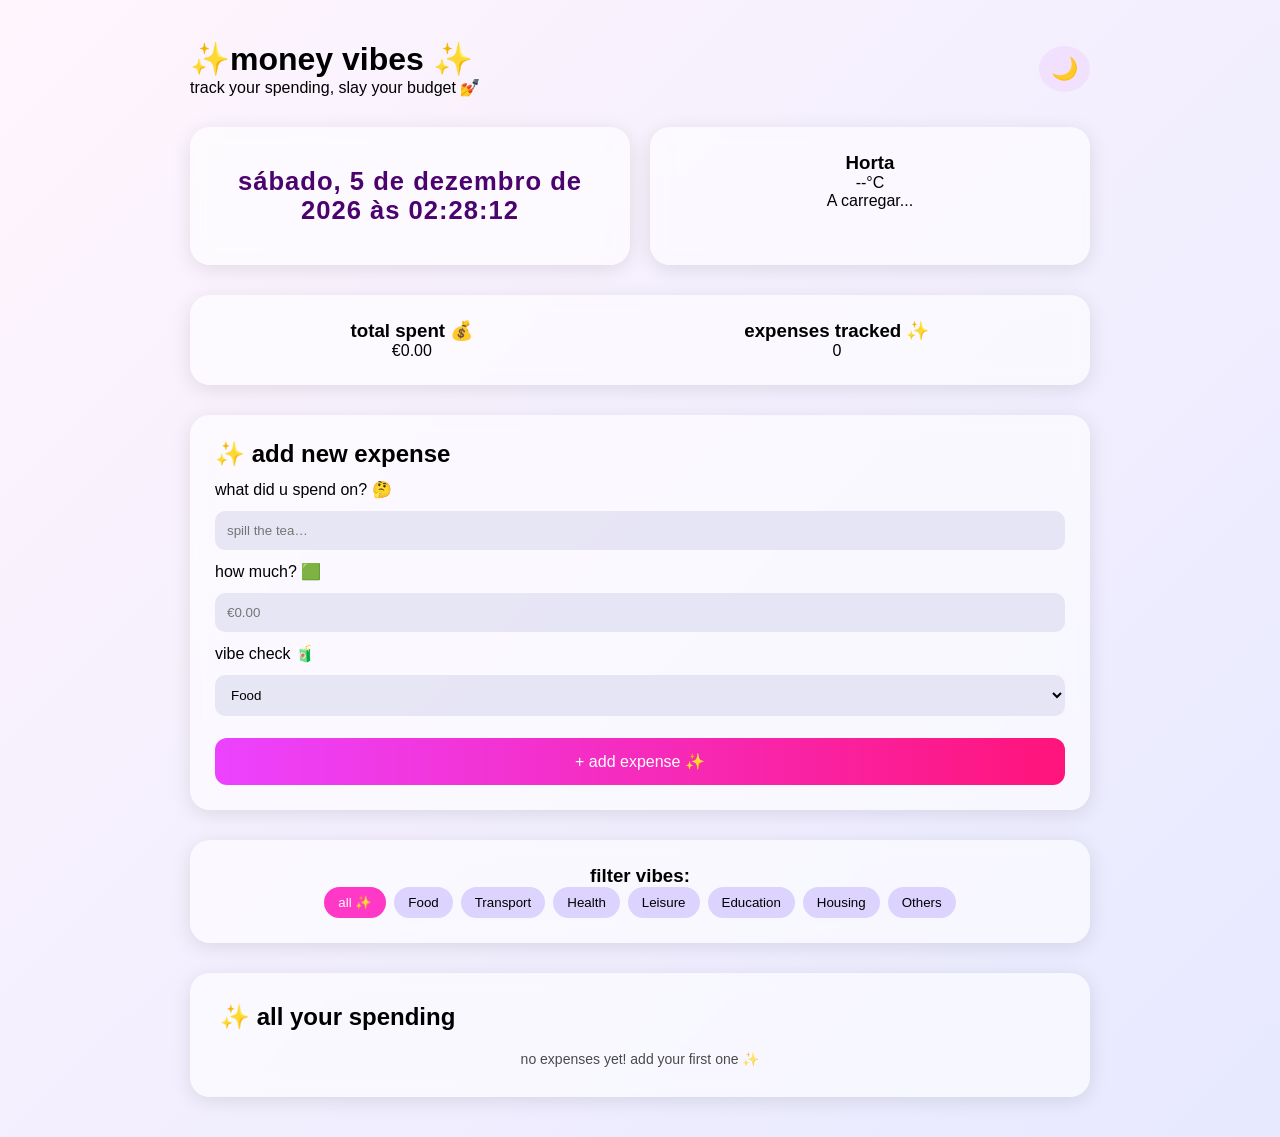
<file: index.html>
<!DOCTYPE html>
<html lang="en">
<head>
    <meta charset="UTF-8">
    <meta name="viewport" content="width=device-width, initial-scale=1.0">
    <title>Personal Expense Manager</title>

    <!--CSS-->
    <link rel="stylesheet" href="css/style.css">

    <!--JavaScript-->
    <script defer src="js/script.js" defer></script>

</head>

<body>

<!-- CONTAINER CENTRAL -->
    <div class="wrapper">

        <!-- HEADER -->
        <header class="header">
            <div class="logo-area">

                <!--<img src="icons/money.png" class="logo" alt="logo">-->
                
                <div>
                    <h1> ✨money vibes ✨</h1>
                    <p>track your spending, slay your budget 💅</p>
                </div>
            </div>

            <button id="theme-toggle" class="theme-btn">🌙</button>
        </header>

        <!-- RELÓGIO + METEO -->
        <section class="top-info">

            <div class="clock-box glass">
                <div id="datetime"></div>
                <!-- <h2 id="clock">00:00:00</h2>
                <p id="date">...</p> -->
            </div>

            <div class="weather-box glass">
                <h3 id="weather-city">Horta</h3>
                <p id="weather-temp">--°C</p>
                <p id="weather-desc">A carregar...</p>
                <div class="weather-extra">
                    <span id="weather-wind"></span>
                    <span id="weather-humidity"></span>
                </div>
            </div>

        </section>

        <!-- TOTAL + CONTADOR -->
        <section class="summary glass">
            <div>
                <h3>total spent 💰</h3>
                <p id="total">€0.00</p>
            </div>
            <div>
                <h3>expenses tracked ✨</h3>
                <p id="count">0</p>
            </div>
        </section>

        <!-- FORMULÁRIO -->
        <section class="form-section glass">
            <h2>✨ add new expense</h2>

            <label>what did u spend on? 🤔</label>
            <input id="descricao" placeholder="spill the tea…">

            <label>how much? 🟩</label>
            <input id="valor" type="number" step="0.01" placeholder="€0.00">

            <label>vibe check 🧃</label>
            <select id="categoria">
                <option>Food</option>
                <option>Transport</option>
                <option>Health</option>
                <option>Leisure</option>
                <option>Education</option>
                <option>Housing</option>
                <option>Others</option>
            </select>

            <button id="add-expense" class="add-btn">+ add expense ✨</button>
        </section>

        <!-- FILTROS -->
        <section class="filters glass">
            <h3>filter vibes:</h3>
            <div class="filter-btns">
                <button class="filter active" data-filter="all">all ✨</button>
                <button class="filter" data-filter="Alimentação">Food</button>
                <button class="filter" data-filter="Transporte">Transport</button>
                <button class="filter" data-filter="Saúde">Health</button>
                <button class="filter" data-filter="Lazer">Leisure</button>
                <button class="filter" data-filter="Educação">Education</button>
                <button class="filter" data-filter="Habitação">Housing</button>
                <button class="filter" data-filter="Outros">Others</button>
            </div>
        </section>

        <!-- LISTA DE DESPESAS -->
        <section class="list-section glass">
            <h2>✨ all your spending</h2>

            <div id="lista" class="expense-list">
                <p class="empty">no expenses yet! add your first one ✨<br>let's start tracking that 💸</p>
            </div>
        </section>

    </div>

</body>




</html>
</file>
<file: css/style.css>
/* ------------------ */
/* BASE / GLOBAL      */
/* ------------------ */

* {
    margin: 0;
    padding: 0;
    box-sizing: border-box;
    font-family: "Poppins", sans-serif;
}

body {
    background: linear-gradient(135deg, #fff5fd, #e7e9ff);
    display: flex;
    justify-content: center;
    padding: 40px;
}

/*_______________Para dark mode_________________*/

.dark-theme {
    background: linear-gradient(135deg, #1a1a1a, #2f004f);
    color: #fff;
}

.dark-theme .glass {
    background: rgba(20, 20, 20, 0.6);
    color: #fff;
}

.dark-theme input,
.dark-theme select {
    background: rgba(255, 255, 255, 0.15);
    color: #fff;
}

.dark-theme .filter {
    background: rgba(255, 255, 255, 0.2);
}

.dark-theme .filter.active {
    background: #ff38c7;
}



/*_____________________*/


.wrapper {
    width: 100%;
    max-width: 900px;
    display: flex;
    flex-direction: column;
    gap: 30px;
}

/* Glassmorphism */
.glass {
    background: rgba(255, 255, 255, 0.6);
    backdrop-filter: blur(10px);
    border-radius: 20px;
    padding: 25px;
    box-shadow: 0 4px 20px rgba(0,0,0,0.1);
}

/*________________________*/

#datetime {
    font-size: 1.6rem;
    font-weight: 600;
    color: #4b036e;
    text-align: center;
    letter-spacing: 1px;
    padding: 15px 0;
}

.dark-theme #datetime {
    color: #f8d4ff;
}

/*__________________________*/


/* ------------------ */
/* HEADER             */
/* ------------------ */

.header {
    display: flex;
    justify-content: space-between;
    align-items: center;
}

.logo-area {
    display: flex;
    gap: 15px;
    align-items: center;
}

.logo {
    width: 60px;
}

.theme-btn {
    font-size: 22px;
    border: none;
    background: #f1e1ff;
    padding: 10px 12px;
    border-radius: 50%;
    cursor: pointer;
}


/* ------------------ */
/* CLOCK + WEATHER    */
/* ------------------ */

.top-info {
    display: flex;
    gap: 20px;
    justify-content: space-between;
}

.top-info > div {
    flex: 1;
}

.clock-box, .weather-box {
    text-align: center;
}


/* ------------------ */
/* SUMMARY            */
/* ------------------ */

.summary {
    display: flex;
    justify-content: space-around;
    text-align: center;
}


/* ------------------ */
/* FORM               */
/* ------------------ */

.form-section {
    display: flex;
    flex-direction: column;
    gap: 12px;
}

.form-section input,
.form-section select {
    width: 100%;
    padding: 12px;
    border-radius: 10px;
    border: none;
    background: rgba(200,200,230,0.4);
}

.add-btn {
    margin-top: 10px;
    padding: 14px;
    border: none;
    border-radius: 12px;
    background: linear-gradient(90deg, #ec42ff, #ff147a);
    color: white;
    font-size: 16px;
    cursor: pointer;
}


/* ------------------ */
/* FILTERS            */
/* ------------------ */

.filters {
    text-align: center;
}

.filter-btns {
    display: flex;
    flex-wrap: wrap;
    gap: 8px;
    justify-content: center;
}

.filter {
    padding: 8px 14px;
    border: none;
    border-radius: 20px;
    background: #dcd4ff;
    cursor: pointer;
}

.filter.active {
    background: #ff38c7;
    color: white;
}


/* ------------------ */
/* LISTA              */
/* ------------------ */

.list-section {
    padding: 30px;
}

.expense-list {
    margin-top: 20px;
}

.expense-item {
    display: flex;
    justify-content: space-between;
    padding: 12px;
    background: rgba(255,255,255,0.7);
    border-radius: 12px;
    margin-bottom: 10px;
}

.empty {
    text-align: center;
    opacity: 0.7;
    font-size: 14px;
}
</file>
